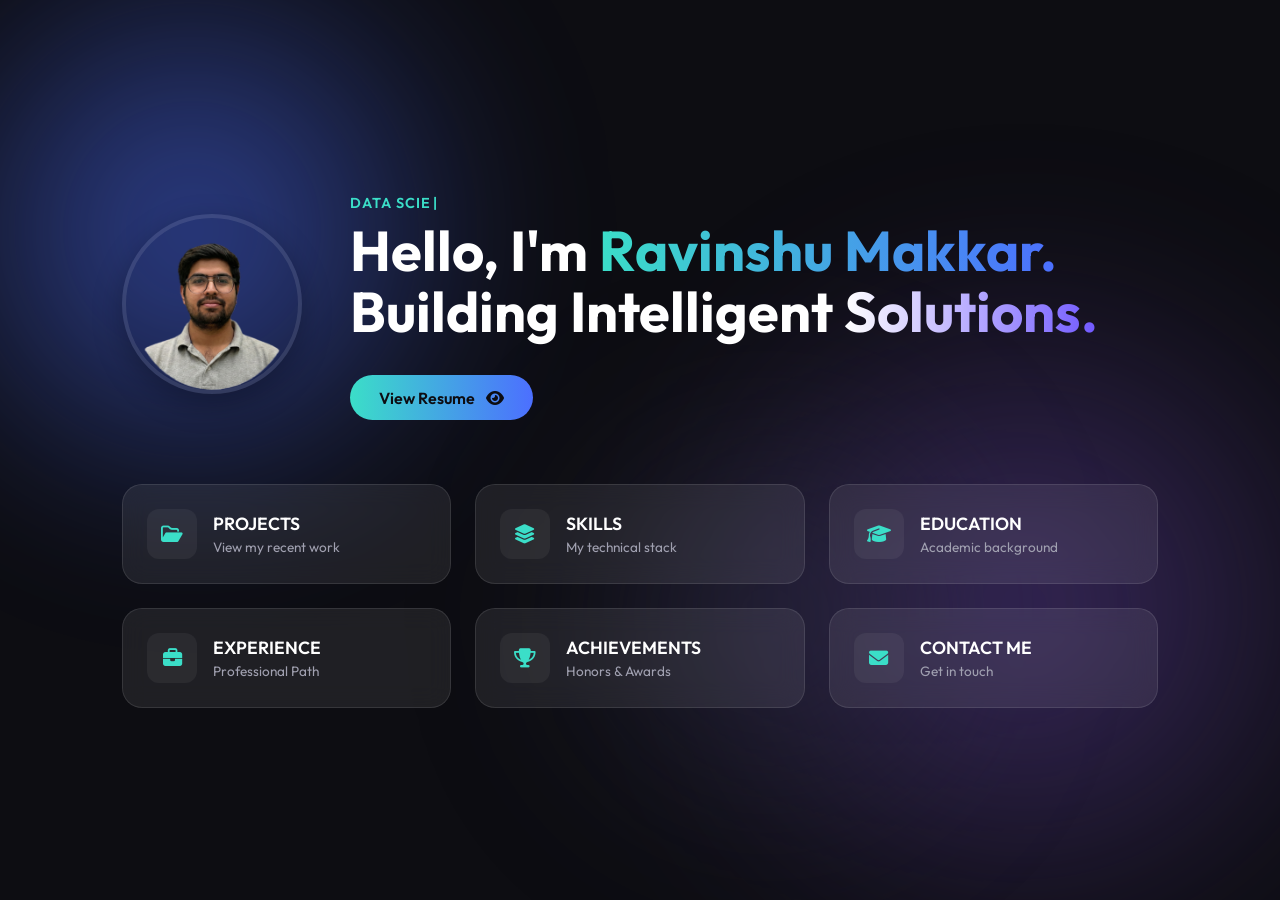
<file: index.html>
<!DOCTYPE html>
<html lang="en">

<head>
    <link rel="icon" type="image/svg+xml"
        href="[data-uri]"
        sizes="any" />
    <link rel="icon" type="image/png" sizes="32x32" href="/favicon.png">
    <link rel="apple-touch-icon" sizes="180x180" href="/favicon.png">
    <meta charset="UTF-8">
    <meta name="viewport" content="width=device-width, initial-scale=1.0">
    <title>Ravinshu</title>
    <link rel="preconnect" href="https://fonts.googleapis.com">
    <link rel="preconnect" href="https://fonts.gstatic.com" crossorigin>
    <link href="https://fonts.googleapis.com/css2?family=Outfit:wght@300;400;600;700&display=swap" rel="stylesheet">
    <link rel="stylesheet" href="https://cdnjs.cloudflare.com/ajax/libs/font-awesome/6.4.0/css/all.min.css">
    <link rel="stylesheet" href="style.css">
</head>

<body>
    <div class="background-blobs">
        <div class="blob blob-1"></div>
        <div class="blob blob-2"></div>
        <div class="blob blob-3"></div>
    </div>

    <main class="container">
        <header class="hero-section">
            <div class="avatar-container">
                <img src="me.png" alt="Ravinshu Profile" class="avatar" id="profile-avatar">
            </div>
            <div class="hero-content">
                <span class="eyebrow" id="typewriter-text"></span>
                <h1>Hello, I'm <span class="highlight">Ravinshu Makkar.</span><br>Building Intelligent <span
                        class="highlight-2">Solutions.</span></h1>
                <a href="#resume" class="btn-resume">
                    View Resume <i class="fa-solid fa-eye"></i>
                </a>
            </div>
        </header>

        <section class="grid-menu">
            <!-- Projects Card -->
            <a href="#projects" class="card projects-card">
                <div class="card-icon"><i class="fa-regular fa-folder-open"></i></div>
                <div class="card-text">
                    <h3>PROJECTS</h3>
                    <p>View my recent work</p>
                </div>
            </a>

            <!-- Skills Card -->
            <a href="#skills" class="card skills-card">
                <div class="card-icon"><i class="fa-solid fa-layer-group"></i></div>
                <div class="card-text">
                    <h3>SKILLS</h3>
                    <p>My technical stack</p>
                </div>
            </a>

            <!-- Education Card -->
            <a href="#education" class="card education-card">
                <div class="card-icon"><i class="fa-solid fa-graduation-cap"></i></div>
                <div class="card-text">
                    <h3>EDUCATION</h3>
                    <p>Academic background</p>
                </div>
            </a>

            <!-- Experience Card -->
            <a href="#experience" class="card experience-card">
                <div class="card-icon"><i class="fa-solid fa-briefcase"></i></div>
                <div class="card-text">
                    <h3>EXPERIENCE</h3>
                    <p>Professional Path</p>
                </div>
            </a>

            <!-- Achievements Card -->
            <a href="#achievements" class="card achievements-card">
                <div class="card-icon"><i class="fa-solid fa-trophy"></i></div>
                <div class="card-text">
                    <h3>ACHIEVEMENTS</h3>
                    <p>Honors & Awards</p>
                </div>
            </a>

            <!-- Contact Card -->
            <a href="#contact" class="card contact-card">
                <div class="card-icon"><i class="fa-solid fa-envelope"></i></div>
                <div class="card-text">
                    <h3>CONTACT ME</h3>
                    <p>Get in touch</p>
                </div>
            </a>
        </section>
    </main>

    <div id="projects-modal" class="modal">
        <div class="modal-content">
            <button class="close-modal">&times;</button>
            <h2>My Projects</h2>
            <div class="project-list">
                <div class="project-item">
                    <div class="project-header">
                        <h3>Student Relation Management</h3>
                        <div class="project-links">
                            <a href="#" target="_blank" class="live-link" title="Live Demo">
                                <i class="fa-solid fa-up-right-from-square"></i>
                            </a>
                            <a href="https://github.com/mravinshu" target="_blank" class="github-link"
                                title="View Code">
                                <i class="fa-brands fa-github"></i>
                            </a>
                        </div>
                    </div>
                    <p class="project-desc">Can handle whatsapp queries. Along with this if user want to use his resume
                        for skills extraction. Also a console management app to manage student lead data which is
                        generated using whatsapp chatbot and to config screen</p>
                    <div class="project-tech">
                        <span class="tech-tag">Python</span>
                        <span class="tech-tag">Flask</span>
                        <span class="tech-tag">PostgreSQL</span>
                        <span class="tech-tag">Flutter</span>
                        <span class="tech-tag">Spark</span>
                        <span class="tech-tag">Kafka</span>
                        <span class="tech-tag">Webhooks</span>
                    </div>
                </div>
                <div class="project-item">
                    <div class="project-header">
                        <h3>Light Chat</h3>
                        <div class="project-links">
                            <a href="https://mravinshu.github.io/light_chat_fe" target="_blank" class="live-link"
                                title="Live Demo">
                                <i class="fa-solid fa-up-right-from-square"></i>
                            </a>
                            <a href="https://github.com/mravinshu/light_chat_fe" target="_blank" class="github-link"
                                title="View Code">
                                <i class="fa-brands fa-github"></i>
                            </a>
                        </div>
                    </div>
                    <p class="project-desc">A lightweight real-time messaging application to chat with group.
                    </p>
                    <div class="project-tech">
                        <span class="tech-tag">Flutter</span>
                        <span class="tech-tag">Python (Flask)</span>
                        <span class="tech-tag">Dart</span>
                        <span class="tech-tag">Redis</span>
                        <span class="tech-tag">Websocket</span>
                    </div>
                </div>
                <div class="project-item">
                    <div class="project-header">
                        <h3>Anime Player</h3>
                        <div class="project-links">
                            <a href="https://fast-anime.onrender.com" target="_blank" class="live-link"
                                title="Live Demo">
                                <i class="fa-solid fa-up-right-from-square"></i>
                            </a>
                            <a href="https://github.com/mravinshu/ani_cli" target="_blank" class="github-link"
                                title="View Code">
                                <i class="fa-brands fa-github"></i>
                            </a>
                        </div>
                    </div>
                    <p class="project-desc">Stream anime which fetch data from different anime websites available</p>
                    <div class="project-tech">
                        <span class="tech-tag">HTML</span>
                        <span class="tech-tag">CSS</span>
                        <span class="tech-tag">Javascript</span>
                        <span class="tech-tag">Python (Flask)</span>
                        <span class="tech-tag">Webscraping</span>
                        <span class="tech-tag">Render Template</span>
                    </div>
                </div>
            </div>
        </div>
    </div>

    <div id="skills-modal" class="modal">
        <div class="modal-content skills-content">
            <button class="close-modal">&times;</button>
            <h2>Skills</h2>
            <div class="skills-container">

                <div class="skill-category">
                    <h3>Programming Languages</h3>
                    <div class="skill-item"><span>Python</span>
                        <div class="skill-progress">
                            <div class="skill-fill" style="--w: 100%"></div>
                        </div>
                    </div>
                    <div class="skill-item"><span>Java</span>
                        <div class="skill-progress">
                            <div class="skill-fill" style="--w: 60%"></div>
                        </div>
                    </div>
                    <div class="skill-item"><span>Dart</span>
                        <div class="skill-progress">
                            <div class="skill-fill" style="--w: 80%"></div>
                        </div>
                    </div>
                </div>

                <div class="skill-category">
                    <h3>Database Management</h3>
                    <div class="skill-item"><span>PostgreSQL</span>
                        <div class="skill-progress">
                            <div class="skill-fill" style="--w: 100%"></div>
                        </div>
                    </div>
                    <div class="skill-item"><span>Elasticsearch</span>
                        <div class="skill-progress">
                            <div class="skill-fill" style="--w: 80%"></div>
                        </div>
                    </div>
                    <div class="skill-item"><span>Redis</span>
                        <div class="skill-progress">
                            <div class="skill-fill" style="--w: 100%"></div>
                        </div>
                    </div>
                    <div class="skill-item"><span>HBase</span>
                        <div class="skill-progress">
                            <div class="skill-fill" style="--w: 60%"></div>
                        </div>
                    </div>
                    <div class="skill-item"><span>Mongo</span>
                        <div class="skill-progress">
                            <div class="skill-fill" style="--w: 60%"></div>
                        </div>
                    </div>
                </div>

                <div class="skill-category">
                    <h3>Scripting</h3>
                    <div class="skill-item"><span>Bash & Shell</span>
                        <div class="skill-progress">
                            <div class="skill-fill" style="--w: 80%"></div>
                        </div>
                    </div>
                </div>

                <div class="skill-category">
                    <h3>BigData Technologies</h3>
                    <div class="skill-item"><span>Hadoop</span>
                        <div class="skill-progress">
                            <div class="skill-fill" style="--w: 80%"></div>
                        </div>
                    </div>
                    <div class="skill-item"><span>Apache Spark</span>
                        <div class="skill-progress">
                            <div class="skill-fill" style="--w: 60%"></div>
                        </div>
                    </div>
                    <div class="skill-item"><span>Airflow</span>
                        <div class="skill-progress">
                            <div class="skill-fill" style="--w: 60%"></div>
                        </div>
                    </div>
                </div>

                <div class="skill-category">
                    <h3>App Development</h3>
                    <div class="skill-item"><span>Flutter SDK</span>
                        <div class="skill-progress">
                            <div class="skill-fill" style="--w: 80%"></div>
                        </div>
                    </div>
                    <div class="skill-item"><span>Android SDK</span>
                        <div class="skill-progress">
                            <div class="skill-fill" style="--w: 60%"></div>
                        </div>
                    </div>
                </div>

                <div class="skill-category">
                    <h3>Messaging & Streaming</h3>
                    <div class="skill-item"><span>RabbitMQ</span>
                        <div class="skill-progress">
                            <div class="skill-fill" style="--w: 60%"></div>
                        </div>
                    </div>
                    <div class="skill-item"><span>Kafka</span>
                        <div class="skill-progress">
                            <div class="skill-fill" style="--w: 60%"></div>
                        </div>
                    </div>
                    <div class="skill-item"><span>Websocket</span>
                        <div class="skill-progress">
                            <div class="skill-fill" style="--w: 80%"></div>
                        </div>
                    </div>
                </div>

                <div class="skill-category">
                    <h3>Tools & Platforms</h3>
                    <div class="skill-item"><span>Git</span>
                        <div class="skill-progress">
                            <div class="skill-fill" style="--w: 100%"></div>
                        </div>
                    </div>
                    <div class="skill-item"><span>Figma</span>
                        <div class="skill-progress">
                            <div class="skill-fill" style="--w: 80%"></div>
                        </div>
                    </div>
                    <div class="skill-item"><span>Linux</span>
                        <div class="skill-progress">
                            <div class="skill-fill" style="--w: 100%"></div>
                        </div>
                    </div>
                    <div class="skill-item"><span>OS</span>
                        <div class="skill-progress">
                            <div class="skill-fill" style="--w: 80%"></div>
                        </div>
                    </div>
                </div>

                <div class="skill-category">
                    <h3>Core Concepts</h3>
                    <div class="skill-item"><span>Rest API</span>
                        <div class="skill-progress">
                            <div class="skill-fill" style="--w: 100%"></div>
                        </div>
                    </div>
                    <div class="skill-item"><span>Database Design</span>
                        <div class="skill-progress">
                            <div class="skill-fill" style="--w: 80%"></div>
                        </div>
                    </div>
                    <div class="skill-item"><span>Debugging</span>
                        <div class="skill-progress">
                            <div class="skill-fill" style="--w: 100%"></div>
                        </div>
                    </div>
                    <div class="skill-item"><span>JSON</span>
                        <div class="skill-progress">
                            <div class="skill-fill" style="--w: 100%"></div>
                        </div>
                    </div>
                </div>

            </div>
        </div>
    </div>

    <div id="education-modal" class="modal">
        <div class="modal-content education-content">
            <button class="close-modal">&times;</button>
            <h2>Education</h2>
            <div class="education-timeline">

                <div class="timeline-item">
                    <div class="timeline-dot"></div>
                    <div class="timeline-data">
                        <h3>Post Graduate Diploma</h3>
                        <h4>CDAC ACTS, Pune</h4>
                        <span class="timeline-date">Aug 2025 - Present</span>
                    </div>
                </div>

                <div class="timeline-item">
                    <div class="timeline-dot"></div>
                    <div class="timeline-data">
                        <h3>B.Tech Computer Science And Engineering</h3>
                        <h4>Lovely Professional University, Jalandhar</h4>
                        <span class="timeline-date">Aug 2019 - July 2023</span>
                        <p class="grade">8.17 / 10 CGPA ~ 81.7%</p>
                    </div>
                </div>

                <div class="timeline-item">
                    <div class="timeline-dot"></div>
                    <div class="timeline-data">
                        <h3>12th (CBSE)</h3>
                        <h4>Pathania Public School, Rohtak</h4>
                        <span class="timeline-date">2017-2018</span>
                        <p class="grade">77.8%</p>
                    </div>
                </div>

                <div class="timeline-item">
                    <div class="timeline-dot"></div>
                    <div class="timeline-data">
                        <h3>10th (CBSE)</h3>
                        <h4>Holy Family Convent School, Gohana</h4>
                        <span class="timeline-date">2015-2016</span>
                        <p class="grade">83.6%</p>
                    </div>
                </div>

            </div>
        </div>
    </div>

    <div id="experience-modal" class="modal">
        <div class="modal-content experience-content">
            <button class="close-modal">&times;</button>
            <h2>Experience</h2>
            <div class="education-timeline">
                <div class="timeline-item">
                    <div class="timeline-dot"></div>
                    <div class="timeline-data">
                        <h3>Freelancing</h3>
                        <ul
                            style="padding-left: 20px; margin-top: 10px; color: var(--text-muted); font-size: 0.9rem; line-height: 1.5;">
                            <li style="margin-bottom: 8px;">
                                <strong style="color: var(--text-main);">WhatsApp Bot for User Interaction:</strong>
                                Developed a WhatsApp bot that automated <strong style="color: var(--text-main);">90% of
                                    user queries</strong>, reducing manual response time by <strong
                                    style="color: var(--text-main);">70%</strong>.
                            </li>
                            <li style="margin-bottom: 8px;">
                                <strong style="color: var(--text-main);">Social Media Engagement Platform:</strong>
                                Built a system enabling users to post on Facebook, processing <strong
                                    style="color: var(--text-main);">10,000+ posts/month</strong> with real-time webhook
                                responses.
                            </li>
                            <li style="margin-bottom: 8px;">
                                <strong style="color: var(--text-main);">Campaign Management System:</strong> Designed
                                and implemented a campaign platform that successfully executed <strong
                                    style="color: var(--text-main);">500,000+ SMS and email campaigns</strong>,
                                improving engagement rates by <strong style="color: var(--text-main);">30%</strong>.
                            </li>
                            <li style="margin-bottom: 8px;">
                                <strong style="color: var(--text-main);">Recommendation Model:</strong> Created a course
                                recommendation model that increases chat bot user hits by <strong
                                    style="color: var(--text-main);">50%</strong>.
                            </li>
                        </ul>
                    </div>
                </div>
            </div>
        </div>
    </div>

    <div id="achievements-modal" class="modal">
        <div class="modal-content achievements-content">
            <button class="close-modal">&times;</button>
            <h2>Achievements</h2>
            <div class="achievements-list">

                <div class="achievement-item">
                    <div class="achieve-icon"><i class="fa-solid fa-medal"></i></div>
                    <div class="achieve-text">
                        <h3>University Finalist, Flipkart Grid - 2022</h3>
                        <p>Selected among top teams to represent university in final stage of Flipkart Grid 4.0</p>
                    </div>
                </div>

                <div class="achievement-item">
                    <div class="achieve-icon"><i class="fa-solid fa-award"></i></div>
                    <div class="achieve-text">
                        <h3>Runner-Up, Bosch Ideathon - 2022</h3>
                        <p>Secured 2nd position in BGSW IOT Garage University Collaboration Ideathon for idea "Shopping
                            mall in fingertips"</p>
                    </div>
                </div>

                <div class="achievement-item">
                    <div class="achieve-icon"><i class="fa-solid fa-trophy"></i></div>
                    <div class="achieve-text">
                        <h3>Winner, HackGujrat Sponsor Prize - 2020</h3>
                        <p>Awarded sponsor prize by echoAR for project chemistARy - an augmented reality based website
                            for learning chemistry</p>
                    </div>
                </div>

                <div class="achievement-item">
                    <div class="achieve-icon"><i class="fa-solid fa-star"></i></div>
                    <div class="achieve-text">
                        <h3>Runner-Up, DPS Rohtak - 2018</h3>
                        <p>Won 2nd Prize in district level team PPT presentation competition held in DPS Rohtak, Haryana
                        </p>
                    </div>
                </div>

            </div>
        </div>
    </div>

    <div id="contact-modal" class="modal">
        <div class="modal-content contact-content">
            <button class="close-modal">&times;</button>
            <h2>Contact Me</h2>
            <div class="contact-container">
                <a href="tel:+919255469840" class="contact-item">
                    <div class="icon-box"><i class="fa-solid fa-phone"></i></div>
                    <span>+91 9255469840</span>
                </a>

                <div class="contact-item">
                    <div class="icon-box"><i class="fa-solid fa-envelope"></i></div>
                    <div class="email-links">
                        <a href="mailto:mravinshu@gmail.com">Gmail: mravinshu</a>
                        <span class="separator"></span>
                        <a href="mailto:mravinshu@icloud.com">iCloud: mravinshu</a>
                    </div>
                </div>

                <a href="https://github.com/mravinshu" target="_blank" class="contact-item">
                    <div class="icon-box"><i class="fa-brands fa-github"></i></div>
                    <span>GitHub: mravinshu</span>
                </a>

                <a href="https://linkedin.com/in/mravinshu" target="_blank" class="contact-item">
                    <div class="icon-box"><i class="fa-brands fa-linkedin"></i></div>
                    <span>LinkedIn: mravinshu</span>
                </a>

                <a href="https://leetcode.com/u/mravinshu/" target="_blank" class="contact-item">
                    <div class="icon-box"><i class="fa-solid fa-code"></i></div>
                    <span>LeetCode: mravinshu</span>
                </a>

                <a href="https://www.google.com/search?q=ravinshu+makkar" target="_blank" class="contact-item">
                    <div class="icon-box"><i class="fa-brands fa-google"></i></div>
                    <span>Google: Ravinshu Makkar</span>
                </a>
            </div>
        </div>
    </div>

    <div id="resume-modal" class="modal">
        <div class="modal-content resume-content">
            <button class="close-modal">&times;</button>
            <h2>My Resume</h2>
            <div class="resume-container">
                <iframe
                    src="[data-uri]"
                    class="resume-frame" frameborder="0">
                </iframe>
            </div>
        </div>
    </div>

    <script src="script.js"></script>
</body>

</html>
</file>
<file: style.css>
:root {
    --bg-color: #0d0d12;
    --text-main: #ffffff;
    --text-muted: #a0a0b0;
    --accent-purple: #7058ff;
    --accent-teal: #3bdec8;
    --accent-blue: #4c6fff;
    --card-bg: rgba(255, 255, 255, 0.08);
    --card-border: rgba(255, 255, 255, 0.1);
    --card-hover: rgba(255, 255, 255, 0.12);

    --font-main: 'Outfit', sans-serif;
}

* {
    margin: 0;
    padding: 0;
    box-sizing: border-box;
}

body {
    background-color: var(--bg-color);
    color: var(--text-main);
    font-family: var(--font-main);
    min-height: 100vh;
    overflow-x: hidden;
    display: flex;
    justify-content: center;
    align-items: center;
}

/* Background Blobs */
.background-blobs {
    position: fixed;
    top: 0;
    left: 0;
    width: 100%;
    height: 100%;
    z-index: -1;
    overflow: hidden;
}

.blob {
    position: absolute;
    border-radius: 50%;
    filter: blur(80px);
    opacity: 0.6;
}

.blob-1 {
    top: -10%;
    left: -10%;
    width: 50vw;
    height: 50vw;
    background: radial-gradient(circle, var(--accent-blue), transparent 70%);
}

.blob-2 {
    bottom: -10%;
    right: -10%;
    width: 60vw;
    height: 60vw;
    background: radial-gradient(circle, #5b3e96, transparent 70%);
}

.blob-3 {
    top: 40%;
    left: 40%;
    width: 40vw;
    height: 40vw;
    background: radial-gradient(circle, #2d2d44, transparent 70%);
}

/* Main Container */
.container {
    width: 90%;
    max-width: 1100px;
    padding: 2rem;
    z-index: 1;
}

/* Hero Section */
.hero-section {
    display: flex;
    flex-direction: row;
    align-items: center;
    margin-bottom: 4rem;
    gap: 3rem;
}

.avatar-container {
    flex-shrink: 0;
}

.avatar {
    width: 180px;
    height: 180px;
    border-radius: 50%;
    object-fit: cover;
    border: 4px solid rgba(255, 255, 255, 0.1);
    box-shadow: 0 10px 30px rgba(0, 0, 0, 0.3);
}

.hero-content {
    flex-grow: 1;
}

.eyebrow {
    color: var(--accent-teal);
    font-size: 0.9rem;
    font-weight: 600;
    letter-spacing: 1px;
    text-transform: uppercase;
    display: block;
    margin-bottom: 0.5rem;
    min-height: 1.2em;
    /* Prevent layout shift */
    display: inline-block;
}

.eyebrow::after {
    content: '|';
    animation: blink 1s step-end infinite;
    color: var(--accent-teal);
    margin-left: 2px;
}

@keyframes blink {

    0%,
    100% {
        opacity: 1;
    }

    50% {
        opacity: 0;
    }
}

.hero-content h1 {
    font-size: 3.5rem;
    line-height: 1.1;
    font-weight: 700;
}

.highlight {
    background: linear-gradient(90deg, var(--accent-teal), var(--accent-blue));
    -webkit-background-clip: text;
    background-clip: text;
    -webkit-text-fill-color: transparent;
}

.highlight-2 {
    background: linear-gradient(90deg, var(--text-main), var(--accent-purple));
    -webkit-background-clip: text;
    background-clip: text;
    -webkit-text-fill-color: transparent;
}

/* Resume Button */
.btn-resume {
    display: inline-block;
    background: linear-gradient(90deg, var(--accent-teal), var(--accent-blue));
    color: var(--bg-color);
    padding: 0.8rem 1.8rem;
    border-radius: 30px;
    text-decoration: none;
    font-weight: 600;
    margin-top: 2rem;
    transition: transform 0.3s ease, box-shadow 0.3s ease;
}

.btn-resume:hover {
    transform: translateY(-3px);
    box-shadow: 0 10px 20px rgba(59, 222, 200, 0.3);
}

.btn-resume i {
    margin-left: 0.5rem;
}

/* Grid Menu */
.grid-menu {
    display: grid;
    grid-template-columns: repeat(3, 1fr);
    grid-gap: 1.5rem;
}

.card {
    background: var(--card-bg);
    border: 1px solid var(--card-border);
    border-radius: 20px;
    padding: 1.5rem;
    backdrop-filter: blur(12px);
    -webkit-backdrop-filter: blur(12px);
    transition: transform 0.3s ease, background 0.3s ease;
    text-decoration: none;
    color: var(--text-main);
    display: flex;
    align-items: center;
    gap: 1rem;

}

.card:hover {
    transform: translateY(-5px);
    background: var(--card-hover);
    border-color: rgba(255, 255, 255, 0.2);
}

.card-icon {
    width: 50px;
    height: 50px;
    background: rgba(255, 255, 255, 0.05);
    border-radius: 12px;
    display: flex;
    justify-content: center;
    align-items: center;
    font-size: 1.2rem;
    color: var(--accent-teal);
}

.card-text h3 {
    font-size: 1.1rem;
    font-weight: 600;
    margin-bottom: 0.2rem;
    text-transform: uppercase;
}

.card-text p {
    font-size: 0.85rem;
    color: var(--text-muted);
}

/* Specific Card Layouts */
.projects-card {
    grid-column: span 1;
}

.skills-card {
    grid-column: span 1;
}

.education-card {
    grid-column: span 1;
}

/* Responsive */
@media (max-width: 900px) {
    .grid-menu {
        grid-template-columns: repeat(2, 1fr);
    }
}

@media (max-width: 600px) {
    .hero-section {
        flex-direction: column;
        text-align: center;
    }

    .grid-menu {
        grid-template-columns: 1fr;
    }

    .hero-content h1 {
        font-size: 2.5rem;
    }
}

/* Projects Modal (Genie Effect) */
.modal {
    display: none;
    /* Hidden by default */
    position: fixed;
    top: 0;
    left: 0;
    width: 100%;
    height: 100%;
    background-color: rgba(0, 0, 0, 0.7);
    /* Dim background */
    z-index: 1000;
    justify-content: center;
    align-items: center;
    opacity: 0;
    transition: opacity 0.5s ease;
}

.modal.open {
    display: flex;
    /* Flex to center content */
    opacity: 1;
}

.modal-content {
    background: #1a1a24;
    padding: 2.5rem;
    border-radius: 20px;
    width: 90%;
    max-width: 600px;
    position: relative;
    border: 1px solid var(--card-border);
    box-shadow: 0 20px 50px rgba(0, 0, 0, 0.5);
    transform: scale(0);
    /* Start scaled down */
    transform-origin: center center;
    /* Will be updated by JS */
    transition: transform 0.5s cubic-bezier(0.19, 1, 0.22, 1);
    /* Ease-out quart-ish for "popping" feel */
    max-height: 85vh;
    overflow-y: auto;
}

/* The open state for the content */
.modal.open .modal-content {
    transform: scale(1);
}

.close-modal {
    position: absolute;
    top: 15px;
    right: 20px;
    background: none;
    border: none;
    font-size: 2rem;
    color: var(--text-muted);
    cursor: pointer;
    transition: color 0.3s;
}

.close-modal:hover {
    color: var(--text-main);
}

.modal-content h2 {
    color: var(--accent-teal);
    margin-bottom: 1.5rem;
    font-size: 2rem;
    text-align: center;
}

.project-list {
    display: flex;
    flex-direction: column;
    gap: 1.5rem;
}

.project-item {
    background: rgba(255, 255, 255, 0.05);
    padding: 1rem;
    border-radius: 12px;
    border: 1px solid rgba(255, 255, 255, 0.05);
    transition: background 0.3s;
}

.project-item:hover {
    background: rgba(255, 255, 255, 0.08);
}

/* Project Item Header & Link */
.project-header {
    display: flex;
    justify-content: space-between;
    align-items: center;
    margin-bottom: 0.5rem;
}

.project-item h3 {
    color: var(--accent-blue);
    margin-bottom: 0;
    /* Override default margin */
}

.github-link {
    color: var(--text-muted);
    font-size: 1.2rem;
    transition: color 0.3s ease, transform 0.3s ease;
}

.github-link:hover {
    color: var(--text-main);
    transform: scale(1.1);
}

.project-links {
    display: flex;
    gap: 1rem;
    align-items: center;
}

.live-link {
    color: var(--text-muted);
    font-size: 1.1rem;
    transition: color 0.3s ease, transform 0.3s ease;
}

.live-link:hover {
    color: var(--accent-teal);
    transform: scale(1.1);
}

.project-desc {
    font-size: 0.9rem;
    color: var(--text-muted);
    margin-bottom: 1rem;
    line-height: 1.5;
}

/* Project Tech Stack */
.project-tech {
    display: flex;
    flex-wrap: wrap;
    gap: 0.5rem;
}

.tech-tag {
    background: rgba(112, 88, 255, 0.1);
    /* Low opacity purple */
    color: var(--accent-purple);
    padding: 0.3rem 0.7rem;
    border-radius: 12px;
    font-size: 0.8rem;
    border: 1px solid rgba(112, 88, 255, 0.2);
}



/* Skills Modal Styles */
.skills-content {
    max-width: 800px;
    /* Wider for skills */
    max-height: 80vh;
    overflow-y: auto;
    /* Scrollable if many skills */
}

.skills-container {
    display: grid;
    grid-template-columns: repeat(auto-fit, minmax(280px, 1fr));
    gap: 2rem;
}

.skill-category h3 {
    color: var(--accent-teal);
    font-size: 1.1rem;
    margin-bottom: 1rem;
    border-bottom: 1px solid rgba(255, 255, 255, 0.1);
    padding-bottom: 0.5rem;
}

.skill-item {
    display: flex;
    align-items: center;
    margin-bottom: 0.8rem;
    justify-content: space-between;
}

.skill-item span {
    font-size: 0.95rem;
    color: var(--text-main);
    width: 35%;
    /* Fixed width for label */
}

.skill-progress {
    flex-grow: 1;
    height: 8px;
    background: rgba(255, 255, 255, 0.1);
    border-radius: 4px;
    overflow: hidden;
    position: relative;
}

.skill-fill {
    height: 100%;
    background: linear-gradient(90deg, var(--accent-blue), var(--accent-teal));
    width: 0%;
    /* Start at 0 for animation */
    border-radius: 4px;
    transition: width 1s ease-out;
}

/* Animate bars when modal opens */
.modal.open .skill-fill {
    width: var(--w);
}

/* Tags for Messaging & Streaming */
.skill-tags {
    display: flex;
    flex-wrap: wrap;
    gap: 0.5rem;
}

.tag {
    background: rgba(255, 255, 255, 0.1);
    padding: 0.4rem 0.8rem;
    border-radius: 20px;
    font-size: 0.85rem;
    color: var(--accent-purple);
    border: 1px solid rgba(112, 88, 255, 0.3);
}

/* Scrollbar for modal */
.skills-content::-webkit-scrollbar {
    width: 8px;
}

.skills-content::-webkit-scrollbar-track {
    background: rgba(0, 0, 0, 0.3);
    border-radius: 4px;
}

.skills-content::-webkit-scrollbar-thumb {
    background: var(--card-border);
    border-radius: 4px;
}

/* Education Modal Styles (Timeline) */
.education-content {
    max-width: 600px;
}

.education-timeline {
    position: relative;
    padding-left: 20px;
    border-left: 2px solid rgba(255, 255, 255, 0.1);
    margin-left: 10px;
}

.timeline-item {
    position: relative;
    margin-bottom: 2rem;
    padding-left: 20px;
}

.timeline-item:last-child {
    margin-bottom: 0;
}

.timeline-dot {
    position: absolute;
    left: -27px;
    /* Adjust to align with line */
    top: 5px;
    width: 12px;
    height: 12px;
    background: var(--accent-teal);
    border-radius: 50%;
    box-shadow: 0 0 10px var(--accent-teal);
}

.timeline-data h3 {
    color: var(--text-main);
    font-size: 1.1rem;
    margin-bottom: 0.3rem;
}

.timeline-data h4 {
    color: var(--accent-blue);
    font-size: 0.95rem;
    margin-bottom: 0.3rem;
    font-weight: 400;
}

.timeline-date {
    display: block;
    color: var(--text-muted);
    font-size: 0.85rem;
    margin-bottom: 0.5rem;
    font-style: italic;
}

.grade {
    color: var(--accent-purple);
    font-size: 0.9rem;
    margin-top: 0.3rem;
    background: rgba(112, 88, 255, 0.1);
    display: inline-block;
    padding: 2px 8px;
    border-radius: 4px;
}

/* Contact Modal Styles */
.contact-content {
    max-width: 800px;
}

.contact-container {
    display: grid;
    grid-template-columns: repeat(2, 1fr);
    gap: 1.5rem;
}

.contact-item {
    display: flex;
    align-items: center;
    gap: 1rem;
    text-decoration: none;
    color: var(--text-main);
    padding: 1rem;
    background: rgba(255, 255, 255, 0.03);
    border-radius: 12px;
    border: 1px solid transparent;
    transition: all 0.3s ease;
}

.contact-item:hover {
    background: rgba(255, 255, 255, 0.08);
    border-color: rgba(255, 255, 255, 0.1);
    transform: translateX(5px);
}

.icon-box {
    width: 40px;
    height: 40px;
    background: rgba(255, 255, 255, 0.05);
    border-radius: 50%;
    display: flex;
    justify-content: center;
    align-items: center;
    color: var(--accent-teal);
    font-size: 1.1rem;
}

.contact-item:hover .icon-box {
    background: var(--accent-teal);
    color: #000;
}

.email-links {
    display: flex;
    align-items: center;
    gap: 0.5rem;
    flex-wrap: wrap;
}

.email-links a {
    color: var(--text-main);
    text-decoration: none;
    transition: color 0.3s;
}

.email-links a:hover {
    color: var(--accent-blue);
}

.separator {
    color: var(--text-muted);
}

/* Achievements Modal Styles */
.achievements-content {
    max-width: 700px;
}

.achievements-list {
    display: flex;
    flex-direction: column;
    gap: 1.5rem;
}

.achievement-item {
    background: rgba(255, 255, 255, 0.05);
    border: 1px solid rgba(255, 255, 255, 0.05);
    border-radius: 16px;
    padding: 1.5rem;
    display: flex;
    gap: 1.5rem;
    align-items: flex-start;
    transition: transform 0.3s ease, background 0.3s ease;
}

.achievement-item:hover {
    background: rgba(255, 255, 255, 0.08);
    transform: translateY(-3px);
    border-color: rgba(255, 255, 255, 0.1);
}

.achieve-icon {
    font-size: 1.8rem;
    color: #ffd700;
    /* Gold */
    background: rgba(255, 215, 0, 0.1);
    width: 50px;
    height: 50px;
    border-radius: 12px;
    display: flex;
    justify-content: center;
    align-items: center;
    flex-shrink: 0;
}

.achieve-text h3 {
    color: var(--text-main);
    font-size: 1.05rem;
    margin-bottom: 0.5rem;
    line-height: 1.4;
}

.achieve-text p {
    color: var(--text-muted);
    font-size: 0.9rem;
    line-height: 1.5;
}

/* Resume Modal Styles */
.resume-content {
    width: 95%;
    max-width: 900px;
    height: 90vh;
    display: flex;
    flex-direction: column;
}

.resume-container {
    flex-grow: 1;
    width: 100%;
    background: #fff;
    /* White background for PDF area */
    border-radius: 8px;
    overflow: hidden;
}

.resume-frame {
    width: 100%;
    height: 100%;
    display: block;
}
</file>
